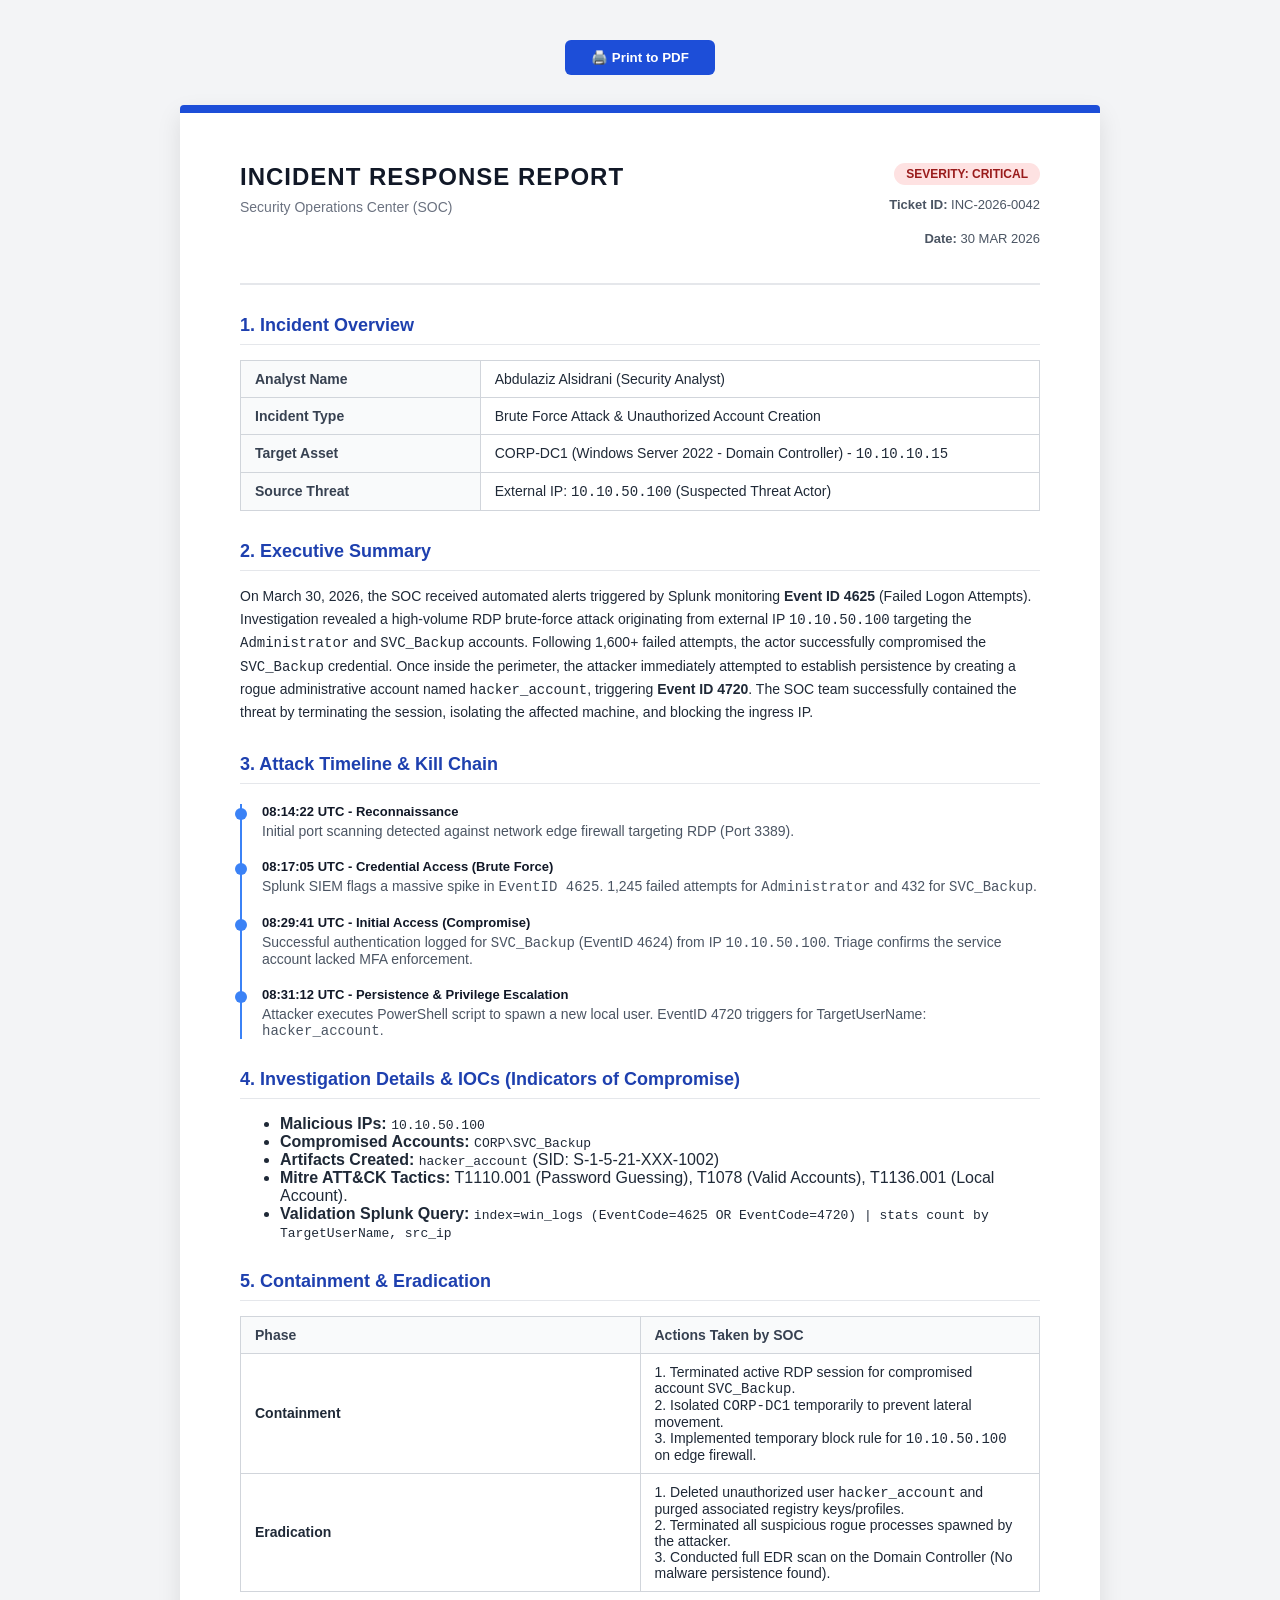
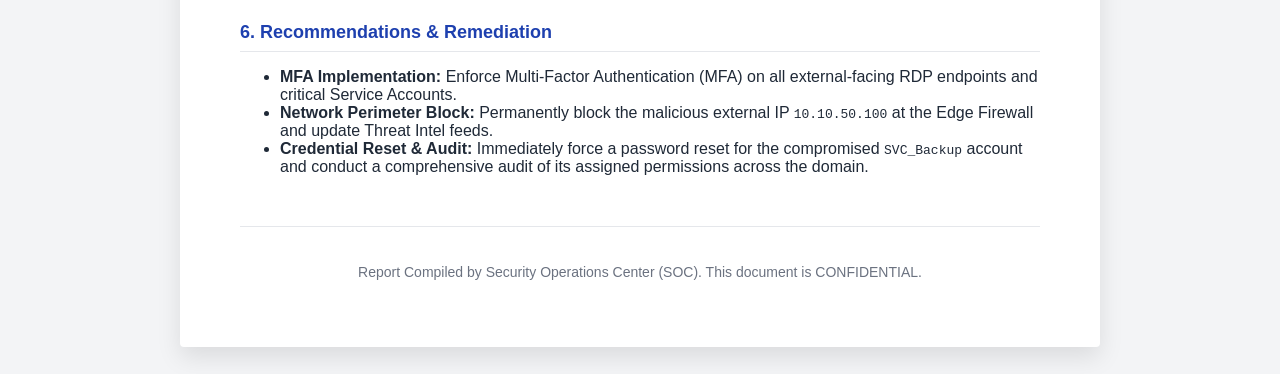
<file: SOC_Incident_Report_Sample.html>
<!DOCTYPE html>
<html lang="en">
<head>
  <meta charset="UTF-8">
  <title>Incident Response Report - INC-2026-0042</title>
  <style>
    body {
      background-color: #f3f4f6;
      font-family: 'Helvetica Neue', Helvetica, Arial, sans-serif;
      color: #1f2937;
      margin: 0;
      padding: 40px 20px;
    }
    .page {
      background-color: #ffffff;
      max-width: 800px;
      margin: 0 auto;
      padding: 50px 60px;
      box-shadow: 0 10px 25px rgba(0,0,0,0.1);
      border-top: 8px solid #1d4ed8;
      border-radius: 4px;
    }
    .header {
      display: flex;
      justify-content: space-between;
      border-bottom: 2px solid #e5e7eb;
      padding-bottom: 20px;
      margin-bottom: 30px;
    }
    .header-left h1 {
      margin: 0;
      color: #111827;
      font-size: 24px;
      text-transform: uppercase;
      letter-spacing: 1px;
    }
    .header-left p {
      margin: 5px 0 0 0;
      color: #6b7280;
      font-size: 14px;
    }
    .header-right {
      text-align: right;
    }
    .status-badge {
      display: inline-block;
      background-color: #fee2e2;
      color: #991b1b;
      padding: 4px 12px;
      border-radius: 999px;
      font-size: 12px;
      font-weight: bold;
      text-transform: uppercase;
    }
    h2 {
      font-size: 18px;
      color: #1e40af;
      border-bottom: 1px solid #e5e7eb;
      padding-bottom: 8px;
      margin-top: 30px;
    }
    table {
      width: 100%;
      border-collapse: collapse;
      margin-bottom: 24px;
      font-size: 14px;
    }
    th, td {
      border: 1px solid #d1d5db;
      padding: 10px 14px;
      text-align: left;
    }
    th {
      background-color: #f9fafb;
      color: #374151;
      width: 30%;
      font-weight: 600;
    }
    td {
      background-color: #ffffff;
    }
    p {
      line-height: 1.6;
      font-size: 14px;
    }
    .timeline {
      margin-top: 20px;
      padding-left: 20px;
      border-left: 2px solid #3b82f6;
    }
    .timeline-event {
      margin-bottom: 20px;
      position: relative;
    }
    .timeline-event::before {
      content: '';
      position: absolute;
      left: -27px;
      top: 4px;
      width: 12px;
      height: 12px;
      background-color: #3b82f6;
      border-radius: 50%;
    }
    .event-time {
      font-weight: bold;
      color: #111827;
      font-size: 13px;
    }
    .event-desc {
      margin-top: 4px;
      font-size: 14px;
      color: #4b5563;
    }
    .print-btn {
      display: block;
      width: 150px;
      margin: 0 auto 30px;
      padding: 10px 20px;
      background-color: #1d4ed8;
      color: white;
      text-align: center;
      text-decoration: none;
      border-radius: 6px;
      font-weight: bold;
      cursor: pointer;
      border: none;
    }
    .print-btn:hover { background-color: #1e40af; }
    @media print {
      body { background-color: #ffffff; padding: 0; }
      .page { box-shadow: none; border-top: none; padding: 0; }
      .print-btn { display: none; }
    }
  </style>
</head>
<body>

  <button class="print-btn" onclick="window.print()">🖨️ Print to PDF</button>

  <div class="page">
    <div class="header">
      <div class="header-left">
        <h1>Incident Response Report</h1>
        <p>Security Operations Center (SOC)</p>
      </div>
      <div class="header-right">
        <div class="status-badge">Severity: CRITICAL</div>
        <p style="margin-top: 10px; font-size: 13px; color: #4b5563;"><strong>Ticket ID:</strong> INC-2026-0042</p>
        <p style="margin-top: 4px; font-size: 13px; color: #4b5563;"><strong>Date:</strong> 30 MAR 2026</p>
      </div>
    </div>

    <h2>1. Incident Overview</h2>
    <table>
      <tr>
        <th>Analyst Name</th>
        <td>Abdulaziz Alsidrani (Security Analyst)</td>
      </tr>
      <tr>
        <th>Incident Type</th>
        <td>Brute Force Attack & Unauthorized Account Creation</td>
      </tr>
      <tr>
        <th>Target Asset</th>
        <td>CORP-DC1 (Windows Server 2022 - Domain Controller) - <code>10.10.10.15</code></td>
      </tr>
      <tr>
        <th>Source Threat</th>
        <td>External IP: <code>10.10.50.100</code> (Suspected Threat Actor)</td>
      </tr>
    </table>

    <h2>2. Executive Summary</h2>
    <p>On March 30, 2026, the SOC received automated alerts triggered by Splunk monitoring <strong>Event ID 4625</strong> (Failed Logon Attempts). Investigation revealed a high-volume RDP brute-force attack originating from external IP <code>10.10.50.100</code> targeting the <code>Administrator</code> and <code>SVC_Backup</code> accounts. Following 1,600+ failed attempts, the actor successfully compromised the <code>SVC_Backup</code> credential. Once inside the perimeter, the attacker immediately attempted to establish persistence by creating a rogue administrative account named <code>hacker_account</code>, triggering <strong>Event ID 4720</strong>. The SOC team successfully contained the threat by terminating the session, isolating the affected machine, and blocking the ingress IP.</p>

    <h2>3. Attack Timeline & Kill Chain</h2>
    <div class="timeline">
      <div class="timeline-event">
        <div class="event-time">08:14:22 UTC - Reconnaissance</div>
        <div class="event-desc">Initial port scanning detected against network edge firewall targeting RDP (Port 3389).</div>
      </div>
      <div class="timeline-event">
        <div class="event-time">08:17:05 UTC - Credential Access (Brute Force)</div>
        <div class="event-desc">Splunk SIEM flags a massive spike in <code>EventID 4625</code>. 1,245 failed attempts for <code>Administrator</code> and 432 for <code>SVC_Backup</code>.</div>
      </div>
      <div class="timeline-event">
        <div class="event-time">08:29:41 UTC - Initial Access (Compromise)</div>
        <div class="event-desc">Successful authentication logged for <code>SVC_Backup</code> (EventID 4624) from IP <code>10.10.50.100</code>. Triage confirms the service account lacked MFA enforcement.</div>
      </div>
      <div class="timeline-event">
        <div class="event-time">08:31:12 UTC - Persistence & Privilege Escalation</div>
        <div class="event-desc">Attacker executes PowerShell script to spawn a new local user. EventID 4720 triggers for TargetUserName: <code>hacker_account</code>.</div>
      </div>
    </div>

    <h2>4. Investigation Details & IOCs (Indicators of Compromise)</h2>
    <ul>
      <li><strong>Malicious IPs:</strong> <code>10.10.50.100</code></li>
      <li><strong>Compromised Accounts:</strong> <code>CORP\SVC_Backup</code></li>
      <li><strong>Artifacts Created:</strong> <code>hacker_account</code> (SID: S-1-5-21-XXX-1002)</li>
      <li><strong>Mitre ATT&CK Tactics:</strong> T1110.001 (Password Guessing), T1078 (Valid Accounts), T1136.001 (Local Account).</li>
      <li><strong>Validation Splunk Query:</strong> <code>index=win_logs (EventCode=4625 OR EventCode=4720) | stats count by TargetUserName, src_ip</code></li>
    </ul>

    <h2>5. Containment & Eradication</h2>
    <table>
      <tr>
        <th>Phase</th>
        <th>Actions Taken by SOC</th>
      </tr>
      <tr>
        <td><strong>Containment</strong></td>
        <td>
          1. Terminated active RDP session for compromised account <code>SVC_Backup</code>.<br>
          2. Isolated <code>CORP-DC1</code> temporarily to prevent lateral movement.<br>
          3. Implemented temporary block rule for <code>10.10.50.100</code> on edge firewall.
        </td>
      </tr>
      <tr>
        <td><strong>Eradication</strong></td>
        <td>
          1. Deleted unauthorized user <code>hacker_account</code> and purged associated registry keys/profiles.<br>
          2. Terminated all suspicious rogue processes spawned by the attacker.<br>
          3. Conducted full EDR scan on the Domain Controller (No malware persistence found).
        </td>
      </tr>
    </table>

    <h2>6. Recommendations & Remediation</h2>
    <ul>
      <li><strong>MFA Implementation:</strong> Enforce Multi-Factor Authentication (MFA) on all external-facing RDP endpoints and critical Service Accounts.</li>
      <li><strong>Network Perimeter Block:</strong> Permanently block the malicious external IP <code>10.10.50.100</code> at the Edge Firewall and update Threat Intel feeds.</li>
      <li><strong>Credential Reset & Audit:</strong> Immediately force a password reset for the compromised <code>SVC_Backup</code> account and conduct a comprehensive audit of its assigned permissions across the domain.</li>
    </ul>

    <div style="margin-top: 50px; font-size: 13px; color: #6b7280; text-align: center; border-top: 1px solid #e5e7eb; padding-top: 20px;">
      <p>Report Compiled by Security Operations Center (SOC). This document is CONFIDENTIAL.</p>
    </div>
  </div>

</body>
</html>
</file>
